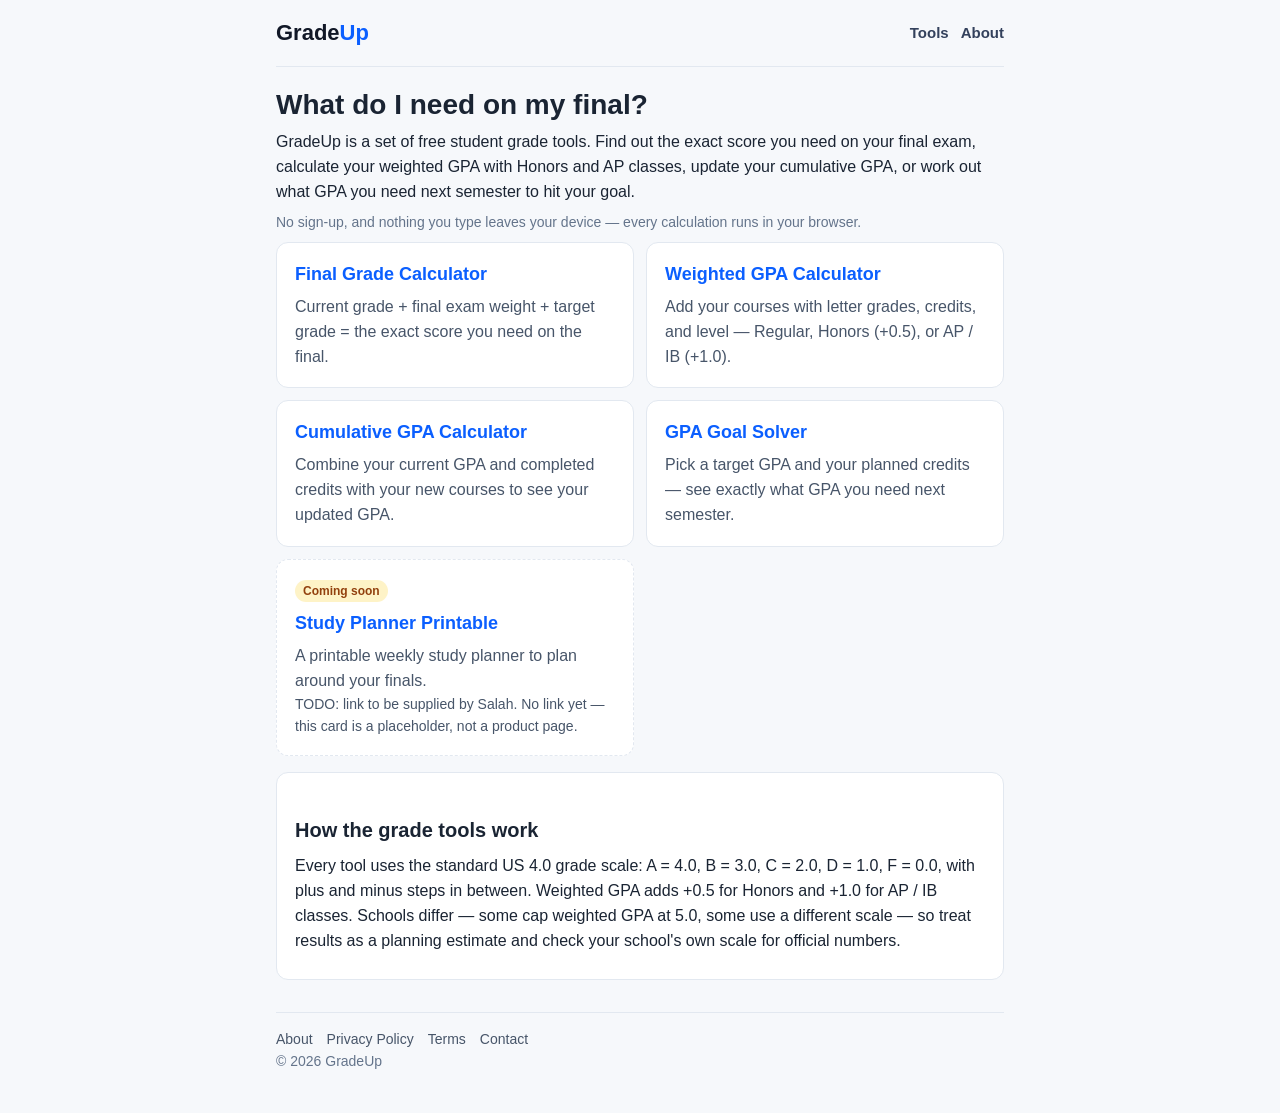
<file: index.html>
<!DOCTYPE html>
<html lang="en">
<head>
<meta charset="utf-8">
<meta name="viewport" content="width=device-width, initial-scale=1">
<title>GradeUp — What Do I Need on My Final? Free Grade &amp; GPA Calculators</title>
<meta name="description" content="GradeUp answers the question every student asks: what do I need on my final to get an A? Free final grade calculator, weighted GPA calculator, cumulative GPA calculator, and GPA goal solver. No sign-up.">
<link rel="canonical" href="https://novamindapp.github.io/gradeup/">
<link rel="stylesheet" href="style.css">
</head>
<body>
<div class="wrap">
<header class="top">
<a class="logo" href="index.html">Grade<span>Up</span></a>
<nav><a href="index.html">Tools</a><a href="about.html">About</a></nav>
</header>

<h1>What do I need on my final?</h1>
<p>GradeUp is a set of free student grade tools. Find out the exact score you need on your final exam, calculate your weighted GPA with Honors and AP classes, update your cumulative GPA, or work out what GPA you need next semester to hit your goal.</p>
<p class="muted">No sign-up, and nothing you type leaves your device — every calculation runs in your browser.</p>

<div class="tool-grid">
<a class="tool-card" href="final-grade-calculator.html">
<h3>Final Grade Calculator</h3>
<p>Current grade + final exam weight + target grade = the exact score you need on the final.</p>
</a>
<a class="tool-card" href="weighted-gpa-calculator.html">
<h3>Weighted GPA Calculator</h3>
<p>Add your courses with letter grades, credits, and level — Regular, Honors (+0.5), or AP / IB (+1.0).</p>
</a>
<a class="tool-card" href="cumulative-gpa-calculator.html">
<h3>Cumulative GPA Calculator</h3>
<p>Combine your current GPA and completed credits with your new courses to see your updated GPA.</p>
</a>
<a class="tool-card" href="gpa-goal-solver.html">
<h3>GPA Goal Solver</h3>
<p>Pick a target GPA and your planned credits — see exactly what GPA you need next semester.</p>
</a>
<div class="tool-card todo">
<span class="badge">Coming soon</span>
<h3>Study Planner Printable</h3>
<p>A printable weekly study planner to plan around your finals.</p>
<p class="muted">TODO: link to be supplied by Salah. No link yet — this card is a placeholder, not a product page.</p>
</div>
</div>

<div class="card">
<h2>How the grade tools work</h2>
<p>Every tool uses the standard US 4.0 grade scale: A = 4.0, B = 3.0, C = 2.0, D = 1.0, F = 0.0, with plus and minus steps in between. Weighted GPA adds +0.5 for Honors and +1.0 for AP / IB classes. Schools differ — some cap weighted GPA at 5.0, some use a different scale — so treat results as a planning estimate and check your school's own scale for official numbers.</p>
</div>

<footer>
<a href="about.html">About</a><a href="privacy-policy.html">Privacy Policy</a><a href="terms.html">Terms</a><a href="contact.html">Contact</a><br>
© 2026 GradeUp
</footer>
</div>
<script src="app.js"></script>
</body>
</html>
</file>
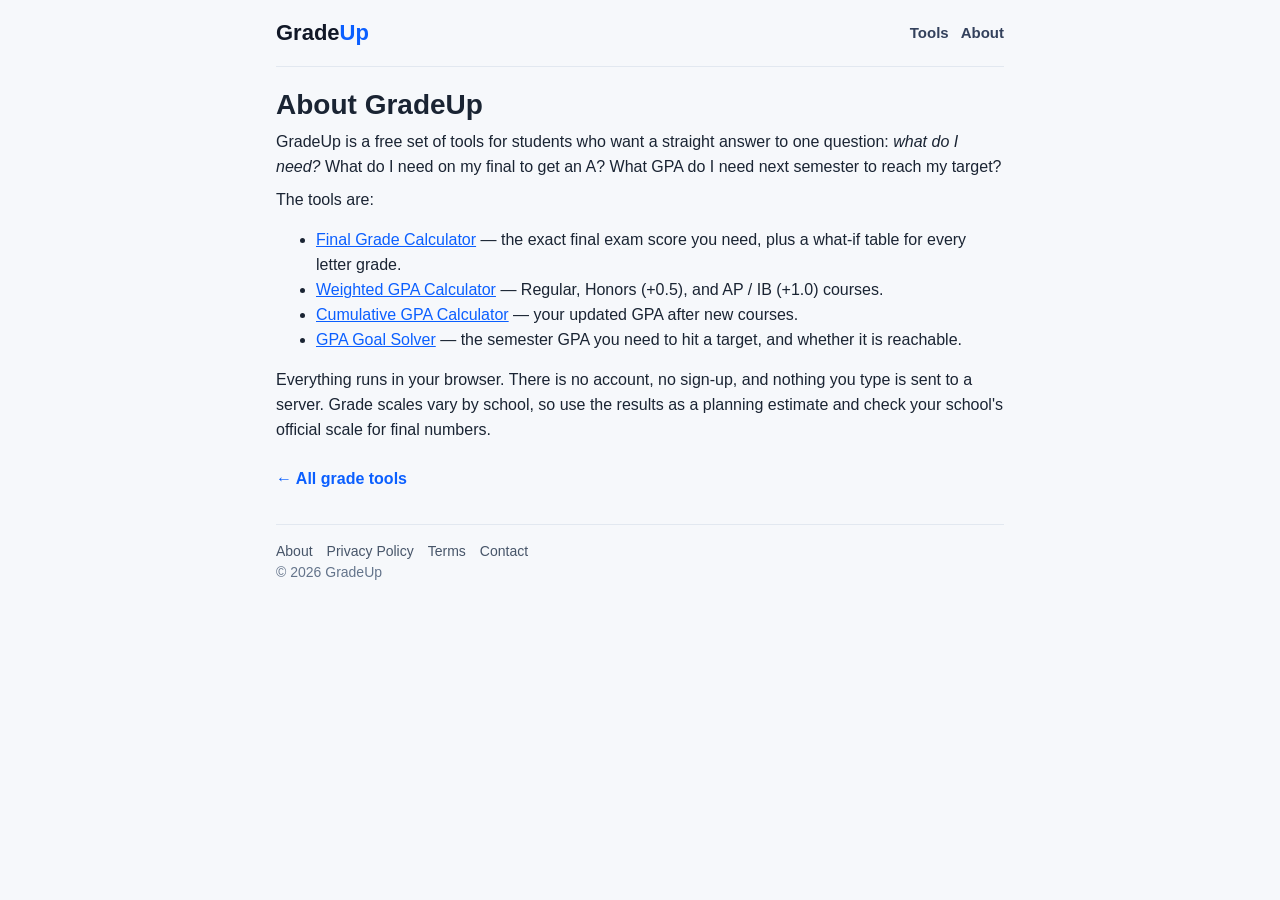
<file: about.html>
<!DOCTYPE html>
<html lang="en">
<head>
<meta charset="utf-8">
<meta name="viewport" content="width=device-width, initial-scale=1">
<title>About | GradeUp</title>
<meta name="description" content="About GradeUp: free student grade tools — final grade calculator, weighted GPA calculator, cumulative GPA calculator, and GPA goal solver.">
<link rel="canonical" href="https://novamindapp.github.io/gradeup/about.html">
<link rel="stylesheet" href="style.css">
</head>
<body>
<div class="wrap">
<header class="top">
<a class="logo" href="index.html">Grade<span>Up</span></a>
<nav><a href="index.html">Tools</a><a href="about.html">About</a></nav>
</header>
<h1>About GradeUp</h1>
<p>GradeUp is a free set of tools for students who want a straight answer to one question: <em>what do I need?</em> What do I need on my final to get an A? What GPA do I need next semester to reach my target?</p>
<p>The tools are:</p>
<ul>
<li><a href="final-grade-calculator.html">Final Grade Calculator</a> — the exact final exam score you need, plus a what-if table for every letter grade.</li>
<li><a href="weighted-gpa-calculator.html">Weighted GPA Calculator</a> — Regular, Honors (+0.5), and AP / IB (+1.0) courses.</li>
<li><a href="cumulative-gpa-calculator.html">Cumulative GPA Calculator</a> — your updated GPA after new courses.</li>
<li><a href="gpa-goal-solver.html">GPA Goal Solver</a> — the semester GPA you need to hit a target, and whether it is reachable.</li>
</ul>
<p>Everything runs in your browser. There is no account, no sign-up, and nothing you type is sent to a server. Grade scales vary by school, so use the results as a planning estimate and check your school's official scale for final numbers.</p>
<a class="back" href="index.html">← All grade tools</a>
<footer>
<a href="about.html">About</a><a href="privacy-policy.html">Privacy Policy</a><a href="terms.html">Terms</a><a href="contact.html">Contact</a><br>
© 2026 GradeUp
</footer>
</div>
<script src="app.js"></script>
</body>
</html>
</file>
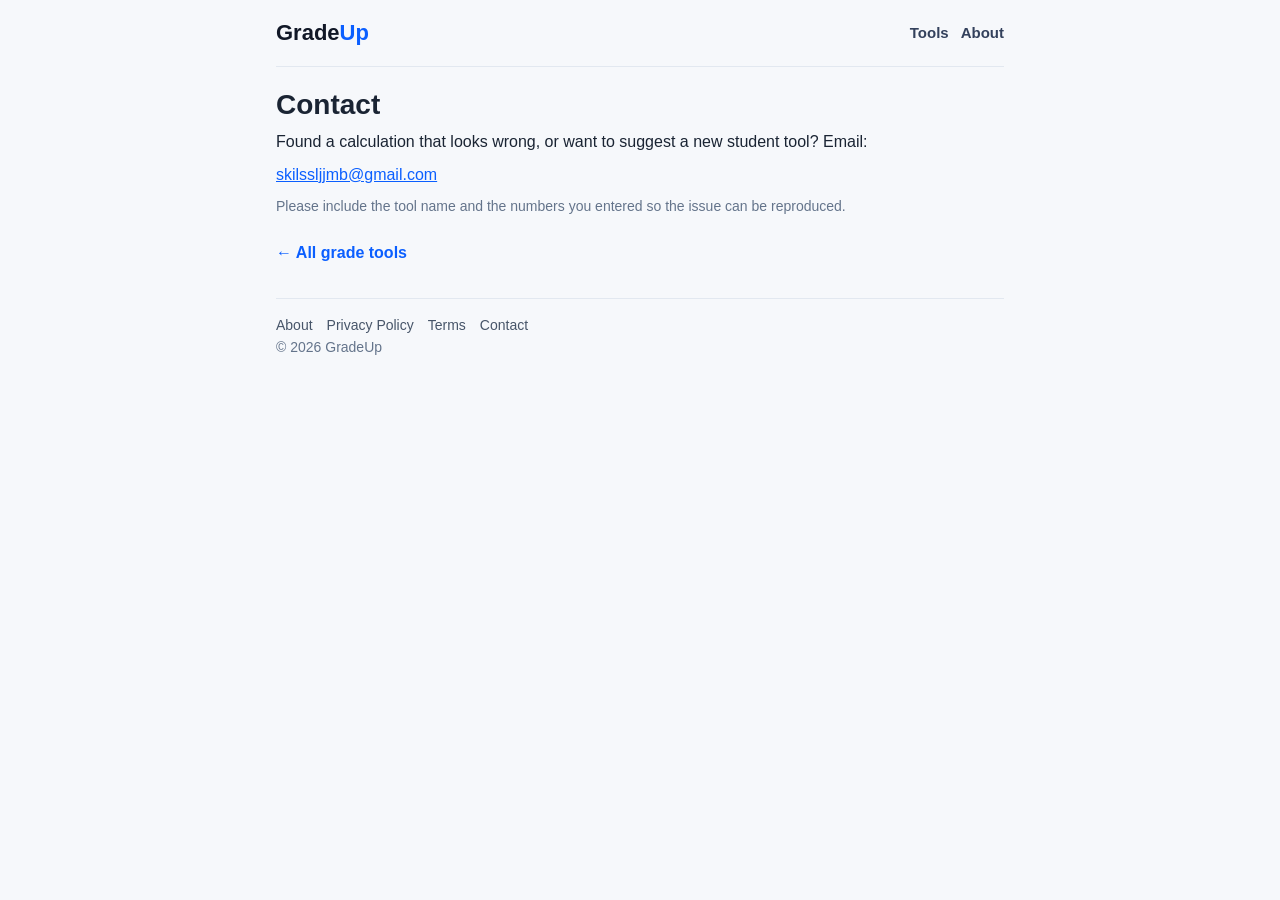
<file: contact.html>
<!DOCTYPE html>
<html lang="en">
<head>
<meta charset="utf-8">
<meta name="viewport" content="width=device-width, initial-scale=1">
<title>Contact | GradeUp</title>
<meta name="description" content="Contact GradeUp: report a wrong calculation or suggest a new student tool.">
<link rel="canonical" href="https://novamindapp.github.io/gradeup/contact.html">
<link rel="stylesheet" href="style.css">
</head>
<body>
<div class="wrap">
<header class="top">
<a class="logo" href="index.html">Grade<span>Up</span></a>
<nav><a href="index.html">Tools</a><a href="about.html">About</a></nav>
</header>
<h1>Contact</h1>
<p>Found a calculation that looks wrong, or want to suggest a new student tool? Email:</p>
<p><a href="mailto:skilssljjmb@gmail.com">skilssljjmb@gmail.com</a></p>
<p class="muted">Please include the tool name and the numbers you entered so the issue can be reproduced.</p>
<a class="back" href="index.html">← All grade tools</a>
<footer>
<a href="about.html">About</a><a href="privacy-policy.html">Privacy Policy</a><a href="terms.html">Terms</a><a href="contact.html">Contact</a><br>
© 2026 GradeUp
</footer>
</div>
<script src="app.js"></script>
</body>
</html>
</file>
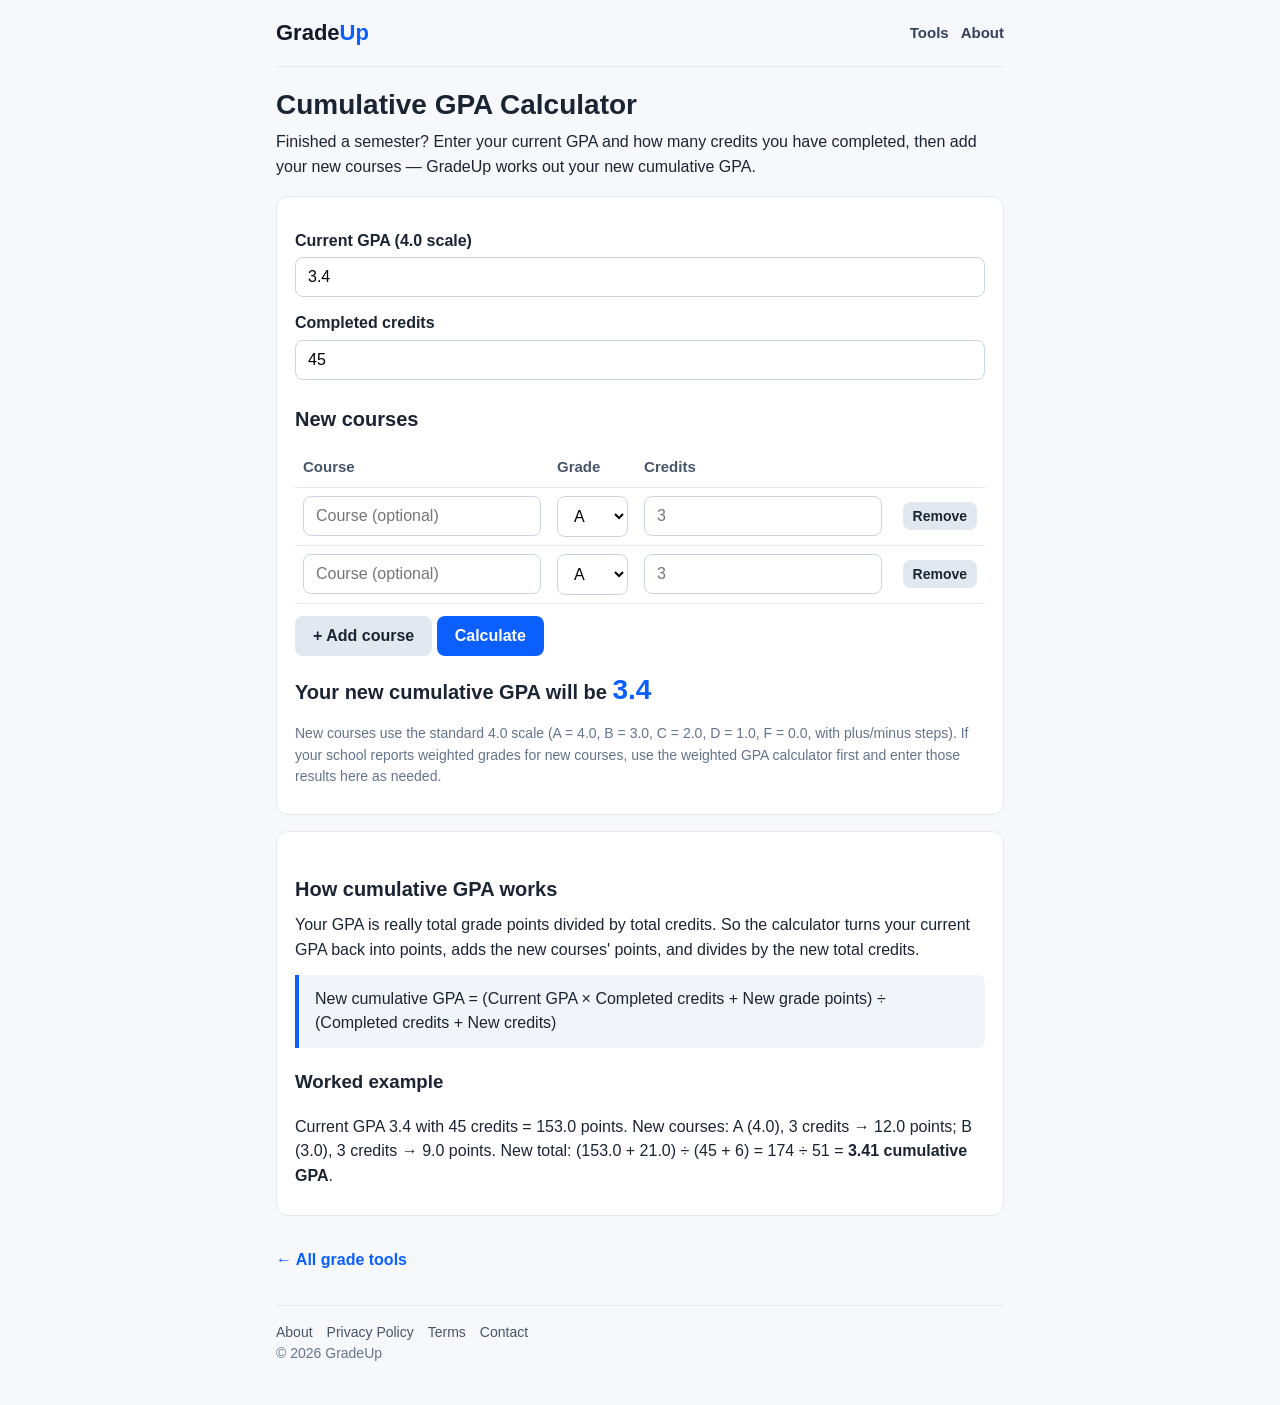
<file: cumulative-gpa-calculator.html>
<!DOCTYPE html>
<html lang="en">
<head>
<meta charset="utf-8">
<meta name="viewport" content="width=device-width, initial-scale=1">
<title>Cumulative GPA Calculator — Update Your GPA With New Courses</title>
<meta name="description" content="Cumulative GPA calculator: enter your current GPA and completed credits, add your new courses with grades and credits, and see your updated cumulative GPA right away.">
<link rel="canonical" href="https://novamindapp.github.io/gradeup/cumulative-gpa-calculator.html">
<link rel="stylesheet" href="style.css">
</head>
<body>
<div class="wrap">
<header class="top">
<a class="logo" href="index.html">Grade<span>Up</span></a>
<nav><a href="index.html">Tools</a><a href="about.html">About</a></nav>
</header>

<h1>Cumulative GPA Calculator</h1>
<p>Finished a semester? Enter your current GPA and how many credits you have completed, then add your new courses — GradeUp works out your new cumulative GPA.</p>

<!-- PASTE ADSTERRA CODE HERE -->

<div class="card">
<label for="cur-gpa">Current GPA (4.0 scale)</label>
<input type="number" id="cur-gpa" min="0" max="4" step="0.01" value="3.4" placeholder="e.g. 3.4">
<label for="cur-credits">Completed credits</label>
<input type="number" id="cur-credits" min="0" step="1" value="45" placeholder="e.g. 45">
<h2>New courses</h2>
<table>
<thead><tr><th>Course</th><th>Grade</th><th>Credits</th><th></th></tr></thead>
<tbody id="cum-rows"></tbody>
</table>
<button type="button" id="add-cum-course" class="secondary">+ Add course</button>
<button type="button" id="calc-cum">Calculate</button>
<p class="result" id="cum-result"></p>
<p class="muted">New courses use the standard 4.0 scale (A = 4.0, B = 3.0, C = 2.0, D = 1.0, F = 0.0, with plus/minus steps). If your school reports weighted grades for new courses, use the weighted GPA calculator first and enter those results here as needed.</p>
</div>

<div class="card">
<h2>How cumulative GPA works</h2>
<p>Your GPA is really total grade points divided by total credits. So the calculator turns your current GPA back into points, adds the new courses' points, and divides by the new total credits.</p>
<p class="formula">New cumulative GPA = (Current GPA × Completed credits + New grade points) ÷ (Completed credits + New credits)</p>
<h3>Worked example</h3>
<p>Current GPA 3.4 with 45 credits = 153.0 points. New courses: A (4.0), 3 credits → 12.0 points; B (3.0), 3 credits → 9.0 points. New total: (153.0 + 21.0) ÷ (45 + 6) = 174 ÷ 51 = <strong>3.41 cumulative GPA</strong>.</p>
</div>

<a class="back" href="index.html">← All grade tools</a>
<footer>
<a href="about.html">About</a><a href="privacy-policy.html">Privacy Policy</a><a href="terms.html">Terms</a><a href="contact.html">Contact</a><br>
© 2026 GradeUp
</footer>
</div>
<script src="app.js"></script>
</body>
</html>
</file>
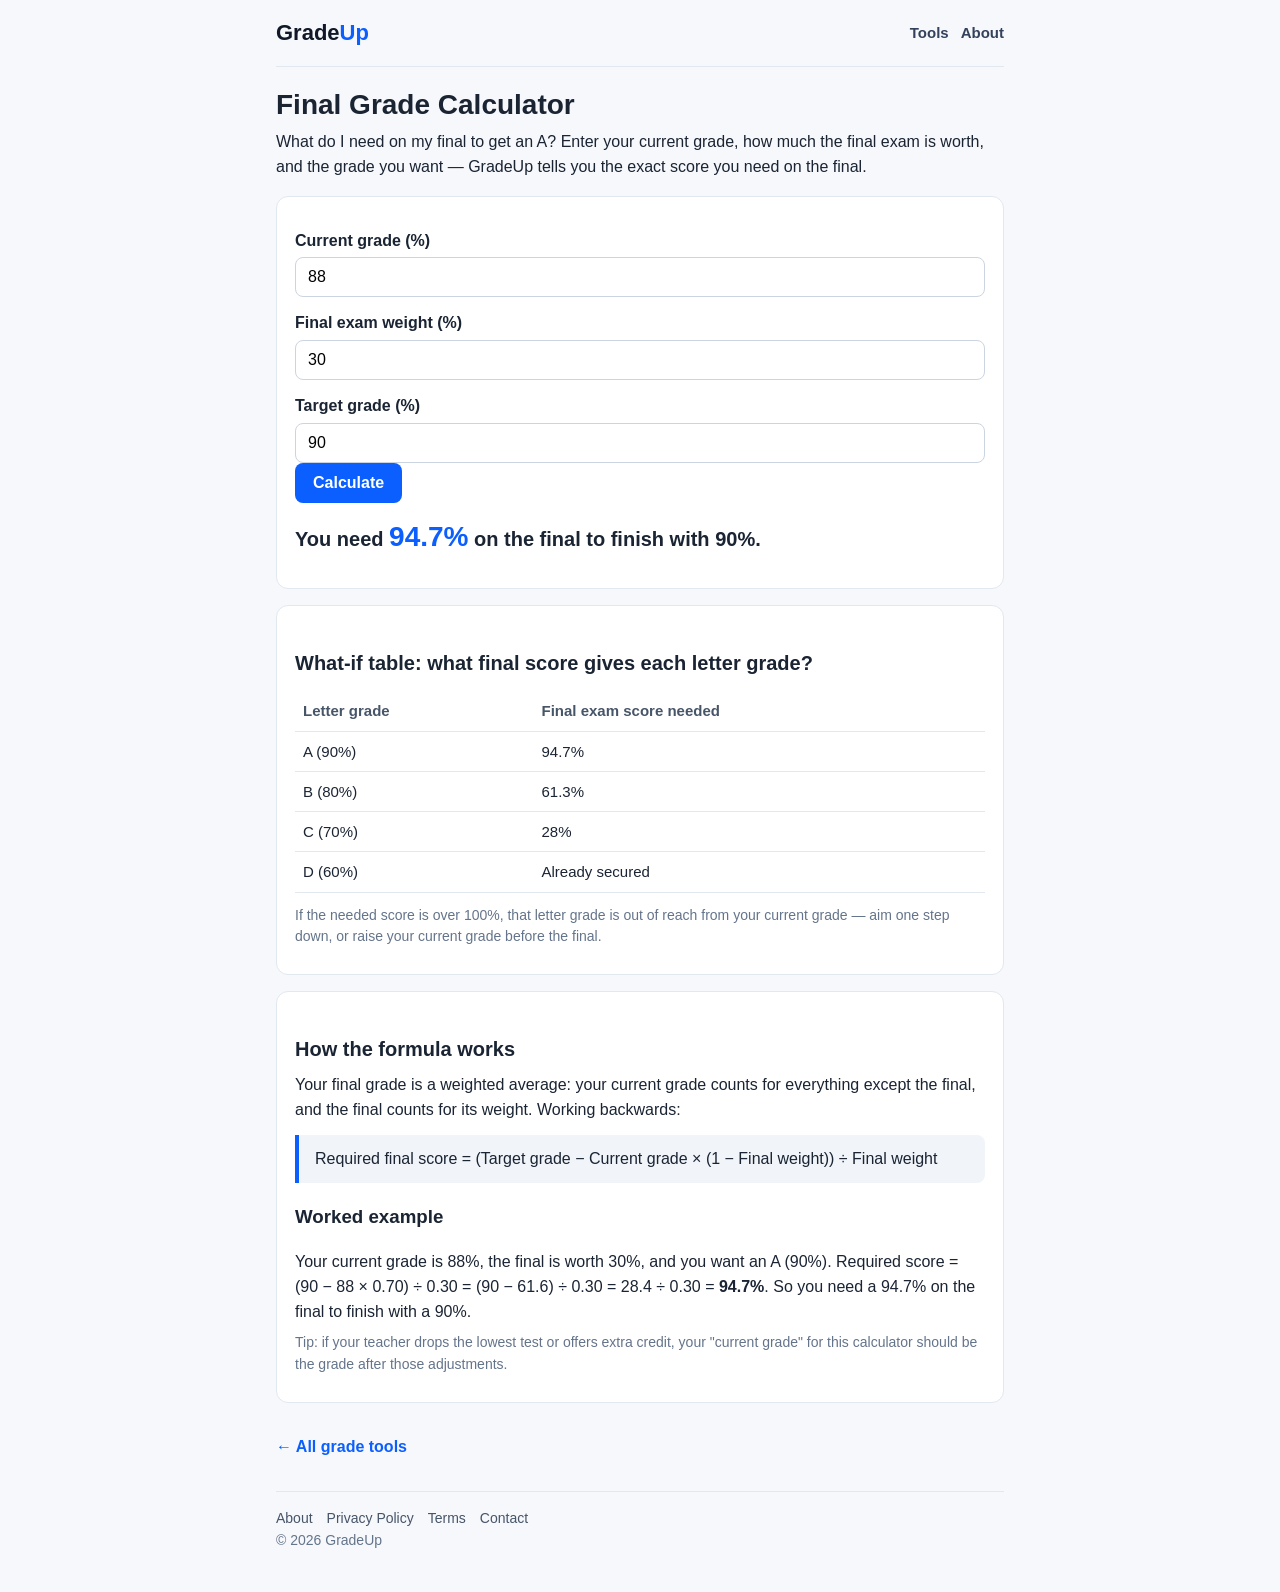
<file: final-grade-calculator.html>
<!DOCTYPE html>
<html lang="en">
<head>
<meta charset="utf-8">
<meta name="viewport" content="width=device-width, initial-scale=1">
<title>Final Grade Calculator — What Do I Need on My Final to Get an A?</title>
<meta name="description" content="What do I need on my final to get an A? Enter your current grade, your final exam weight, and your target grade to find the exact final exam score you need — plus a what-if table for every letter grade.">
<link rel="canonical" href="https://novamindapp.github.io/gradeup/final-grade-calculator.html">
<link rel="stylesheet" href="style.css">
</head>
<body>
<div class="wrap">
<header class="top">
<a class="logo" href="index.html">Grade<span>Up</span></a>
<nav><a href="index.html">Tools</a><a href="about.html">About</a></nav>
</header>

<h1>Final Grade Calculator</h1>
<p>What do I need on my final to get an A? Enter your current grade, how much the final exam is worth, and the grade you want — GradeUp tells you the exact score you need on the final.</p>

<!-- PASTE ADSTERRA CODE HERE -->

<div class="card">
<label for="current-grade">Current grade (%)</label>
<input type="number" id="current-grade" min="0" max="100" step="0.1" value="88" placeholder="e.g. 88">
<label for="final-weight">Final exam weight (%)</label>
<input type="number" id="final-weight" min="1" max="100" step="1" value="30" placeholder="e.g. 30">
<label for="target-grade">Target grade (%)</label>
<input type="number" id="target-grade" min="0" max="100" step="1" value="90" placeholder="e.g. 90 for an A">
<button type="button" id="calc-final">Calculate</button>
<p class="result" id="final-result"></p>
</div>

<div class="card">
<h2>What-if table: what final score gives each letter grade?</h2>
<table>
<thead><tr><th>Letter grade</th><th>Final exam score needed</th></tr></thead>
<tbody id="whatif-body"></tbody>
</table>
<p class="muted">If the needed score is over 100%, that letter grade is out of reach from your current grade — aim one step down, or raise your current grade before the final.</p>
</div>

<div class="card">
<h2>How the formula works</h2>
<p>Your final grade is a weighted average: your current grade counts for everything except the final, and the final counts for its weight. Working backwards:</p>
<p class="formula">Required final score = (Target grade − Current grade × (1 − Final weight)) ÷ Final weight</p>
<h3>Worked example</h3>
<p>Your current grade is 88%, the final is worth 30%, and you want an A (90%). Required score = (90 − 88 × 0.70) ÷ 0.30 = (90 − 61.6) ÷ 0.30 = 28.4 ÷ 0.30 = <strong>94.7%</strong>. So you need a 94.7% on the final to finish with a 90%.</p>
<p class="muted">Tip: if your teacher drops the lowest test or offers extra credit, your "current grade" for this calculator should be the grade after those adjustments.</p>
</div>

<a class="back" href="index.html">← All grade tools</a>
<footer>
<a href="about.html">About</a><a href="privacy-policy.html">Privacy Policy</a><a href="terms.html">Terms</a><a href="contact.html">Contact</a><br>
© 2026 GradeUp
</footer>
</div>
<script src="app.js"></script>
</body>
</html>
</file>
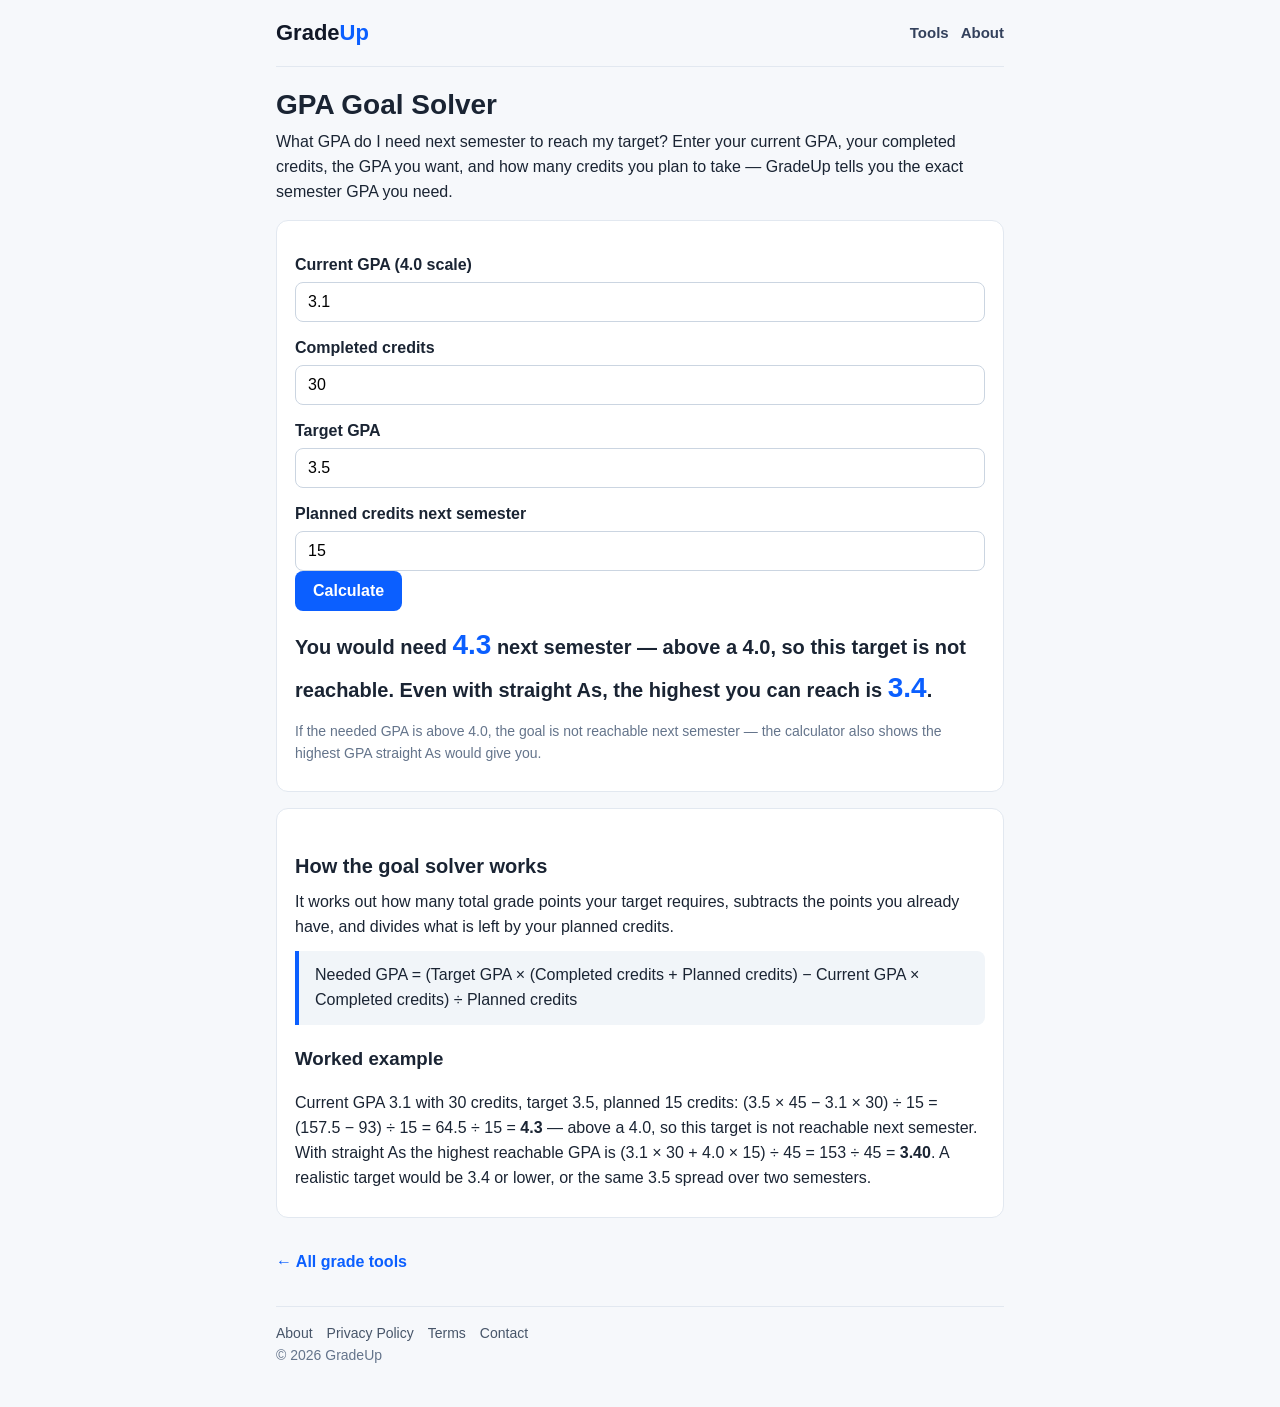
<file: gpa-goal-solver.html>
<!DOCTYPE html>
<html lang="en">
<head>
<meta charset="utf-8">
<meta name="viewport" content="width=device-width, initial-scale=1">
<title>GPA Goal Solver — What GPA Do I Need Next Semester?</title>
<meta name="description" content="What GPA do I need next semester? Enter your current GPA, completed credits, target GPA, and planned credits to find the exact semester GPA you need — and whether the goal is reachable.">
<link rel="canonical" href="https://novamindapp.github.io/gradeup/gpa-goal-solver.html">
<link rel="stylesheet" href="style.css">
</head>
<body>
<div class="wrap">
<header class="top">
<a class="logo" href="index.html">Grade<span>Up</span></a>
<nav><a href="index.html">Tools</a><a href="about.html">About</a></nav>
</header>

<h1>GPA Goal Solver</h1>
<p>What GPA do I need next semester to reach my target? Enter your current GPA, your completed credits, the GPA you want, and how many credits you plan to take — GradeUp tells you the exact semester GPA you need.</p>

<!-- PASTE ADSTERRA CODE HERE -->

<div class="card">
<label for="goal-cur-gpa">Current GPA (4.0 scale)</label>
<input type="number" id="goal-cur-gpa" min="0" max="4" step="0.01" value="3.1" placeholder="e.g. 3.1">
<label for="goal-cur-credits">Completed credits</label>
<input type="number" id="goal-cur-credits" min="0" step="1" value="30" placeholder="e.g. 30">
<label for="goal-target">Target GPA</label>
<input type="number" id="goal-target" min="0" max="4" step="0.01" value="3.5" placeholder="e.g. 3.5">
<label for="goal-planned">Planned credits next semester</label>
<input type="number" id="goal-planned" min="0" step="1" value="15" placeholder="e.g. 15">
<button type="button" id="calc-goal">Calculate</button>
<p class="result" id="goal-result"></p>
<p class="muted">If the needed GPA is above 4.0, the goal is not reachable next semester — the calculator also shows the highest GPA straight As would give you.</p>
</div>

<div class="card">
<h2>How the goal solver works</h2>
<p>It works out how many total grade points your target requires, subtracts the points you already have, and divides what is left by your planned credits.</p>
<p class="formula">Needed GPA = (Target GPA × (Completed credits + Planned credits) − Current GPA × Completed credits) ÷ Planned credits</p>
<h3>Worked example</h3>
<p>Current GPA 3.1 with 30 credits, target 3.5, planned 15 credits: (3.5 × 45 − 3.1 × 30) ÷ 15 = (157.5 − 93) ÷ 15 = 64.5 ÷ 15 = <strong>4.3</strong> — above a 4.0, so this target is not reachable next semester. With straight As the highest reachable GPA is (3.1 × 30 + 4.0 × 15) ÷ 45 = 153 ÷ 45 = <strong>3.40</strong>. A realistic target would be 3.4 or lower, or the same 3.5 spread over two semesters.</p>
</div>

<a class="back" href="index.html">← All grade tools</a>
<footer>
<a href="about.html">About</a><a href="privacy-policy.html">Privacy Policy</a><a href="terms.html">Terms</a><a href="contact.html">Contact</a><br>
© 2026 GradeUp
</footer>
</div>
<script src="app.js"></script>
</body>
</html>
</file>
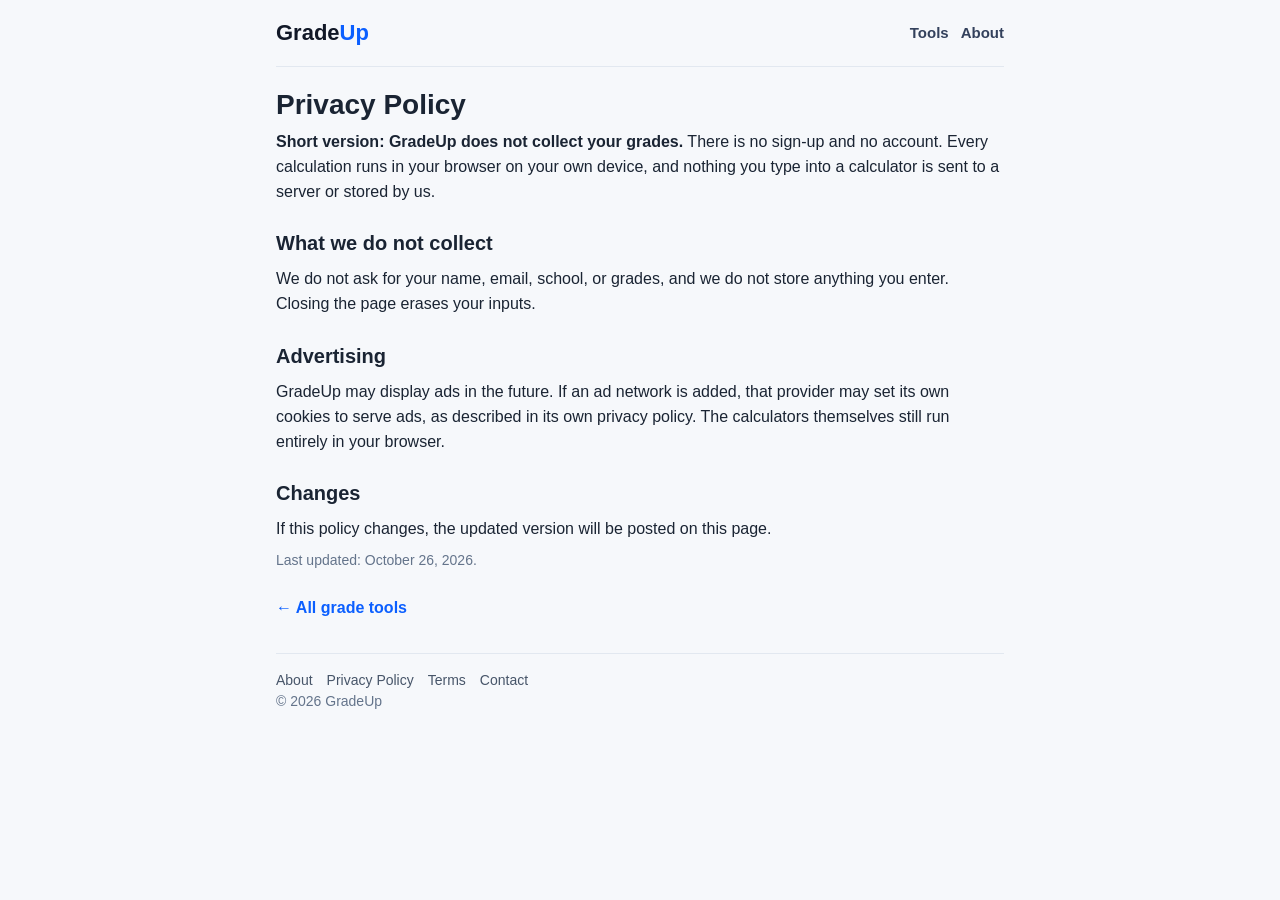
<file: privacy-policy.html>
<!DOCTYPE html>
<html lang="en">
<head>
<meta charset="utf-8">
<meta name="viewport" content="width=device-width, initial-scale=1">
<title>Privacy Policy | GradeUp</title>
<meta name="description" content="GradeUp privacy policy: no sign-up, no accounts, calculations run in your browser, nothing you type leaves your device.">
<link rel="canonical" href="https://novamindapp.github.io/gradeup/privacy-policy.html">
<link rel="stylesheet" href="style.css">
</head>
<body>
<div class="wrap">
<header class="top">
<a class="logo" href="index.html">Grade<span>Up</span></a>
<nav><a href="index.html">Tools</a><a href="about.html">About</a></nav>
</header>
<h1>Privacy Policy</h1>
<p><strong>Short version: GradeUp does not collect your grades.</strong> There is no sign-up and no account. Every calculation runs in your browser on your own device, and nothing you type into a calculator is sent to a server or stored by us.</p>
<h2>What we do not collect</h2>
<p>We do not ask for your name, email, school, or grades, and we do not store anything you enter. Closing the page erases your inputs.</p>
<h2>Advertising</h2>
<p>GradeUp may display ads in the future. If an ad network is added, that provider may set its own cookies to serve ads, as described in its own privacy policy. The calculators themselves still run entirely in your browser.</p>
<h2>Changes</h2>
<p>If this policy changes, the updated version will be posted on this page.</p>
<p class="muted">Last updated: October 26, 2026.</p>
<a class="back" href="index.html">← All grade tools</a>
<footer>
<a href="about.html">About</a><a href="privacy-policy.html">Privacy Policy</a><a href="terms.html">Terms</a><a href="contact.html">Contact</a><br>
© 2026 GradeUp
</footer>
</div>
<script src="app.js"></script>
</body>
</html>
</file>
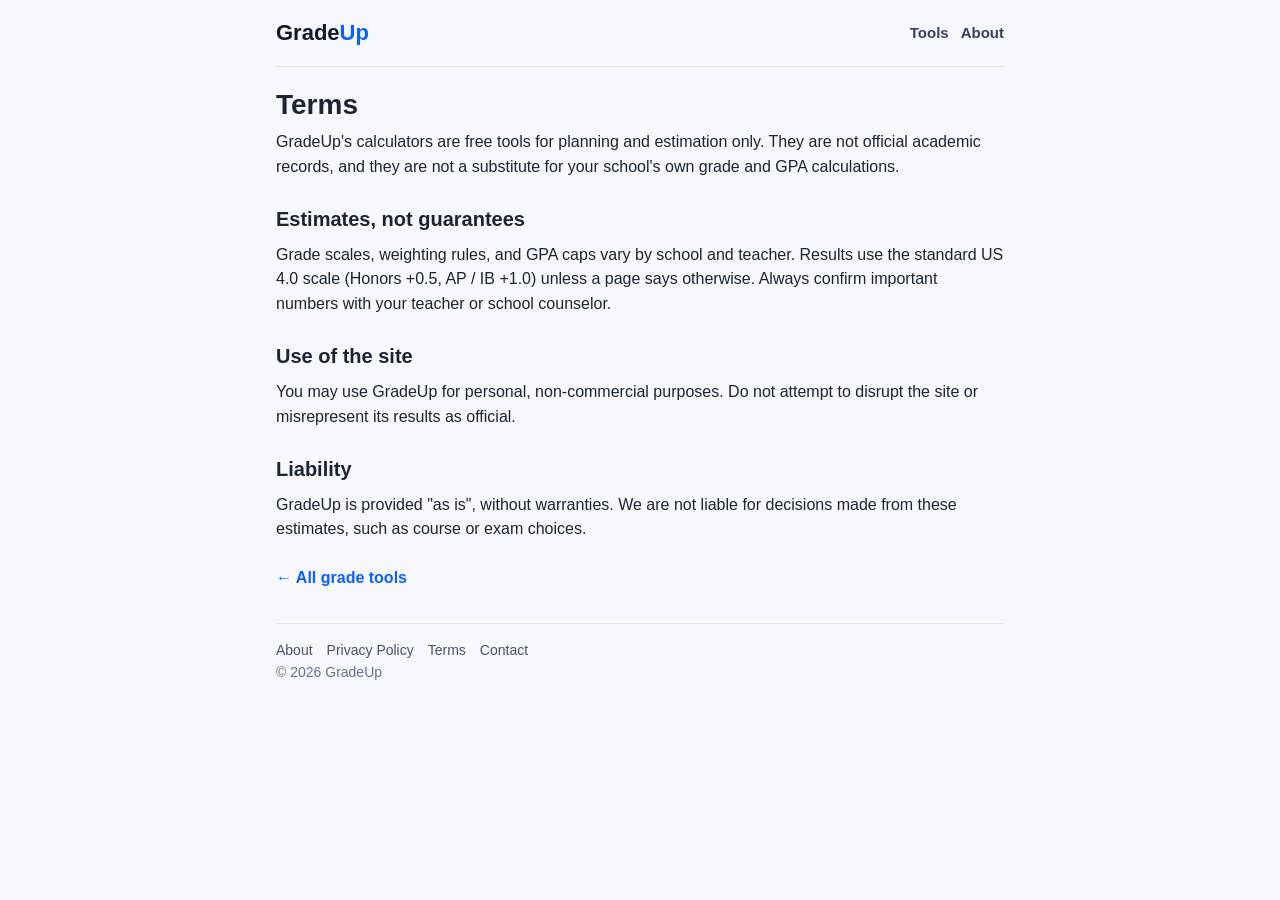
<file: terms.html>
<!DOCTYPE html>
<html lang="en">
<head>
<meta charset="utf-8">
<meta name="viewport" content="width=device-width, initial-scale=1">
<title>Terms | GradeUp</title>
<meta name="description" content="GradeUp terms: free grade tools provided as planning estimates, not official academic records.">
<link rel="canonical" href="https://novamindapp.github.io/gradeup/terms.html">
<link rel="stylesheet" href="style.css">
</head>
<body>
<div class="wrap">
<header class="top">
<a class="logo" href="index.html">Grade<span>Up</span></a>
<nav><a href="index.html">Tools</a><a href="about.html">About</a></nav>
</header>
<h1>Terms</h1>
<p>GradeUp's calculators are free tools for planning and estimation only. They are not official academic records, and they are not a substitute for your school's own grade and GPA calculations.</p>
<h2>Estimates, not guarantees</h2>
<p>Grade scales, weighting rules, and GPA caps vary by school and teacher. Results use the standard US 4.0 scale (Honors +0.5, AP / IB +1.0) unless a page says otherwise. Always confirm important numbers with your teacher or school counselor.</p>
<h2>Use of the site</h2>
<p>You may use GradeUp for personal, non-commercial purposes. Do not attempt to disrupt the site or misrepresent its results as official.</p>
<h2>Liability</h2>
<p>GradeUp is provided "as is", without warranties. We are not liable for decisions made from these estimates, such as course or exam choices.</p>
<a class="back" href="index.html">← All grade tools</a>
<footer>
<a href="about.html">About</a><a href="privacy-policy.html">Privacy Policy</a><a href="terms.html">Terms</a><a href="contact.html">Contact</a><br>
© 2026 GradeUp
</footer>
</div>
<script src="app.js"></script>
</body>
</html>
</file>
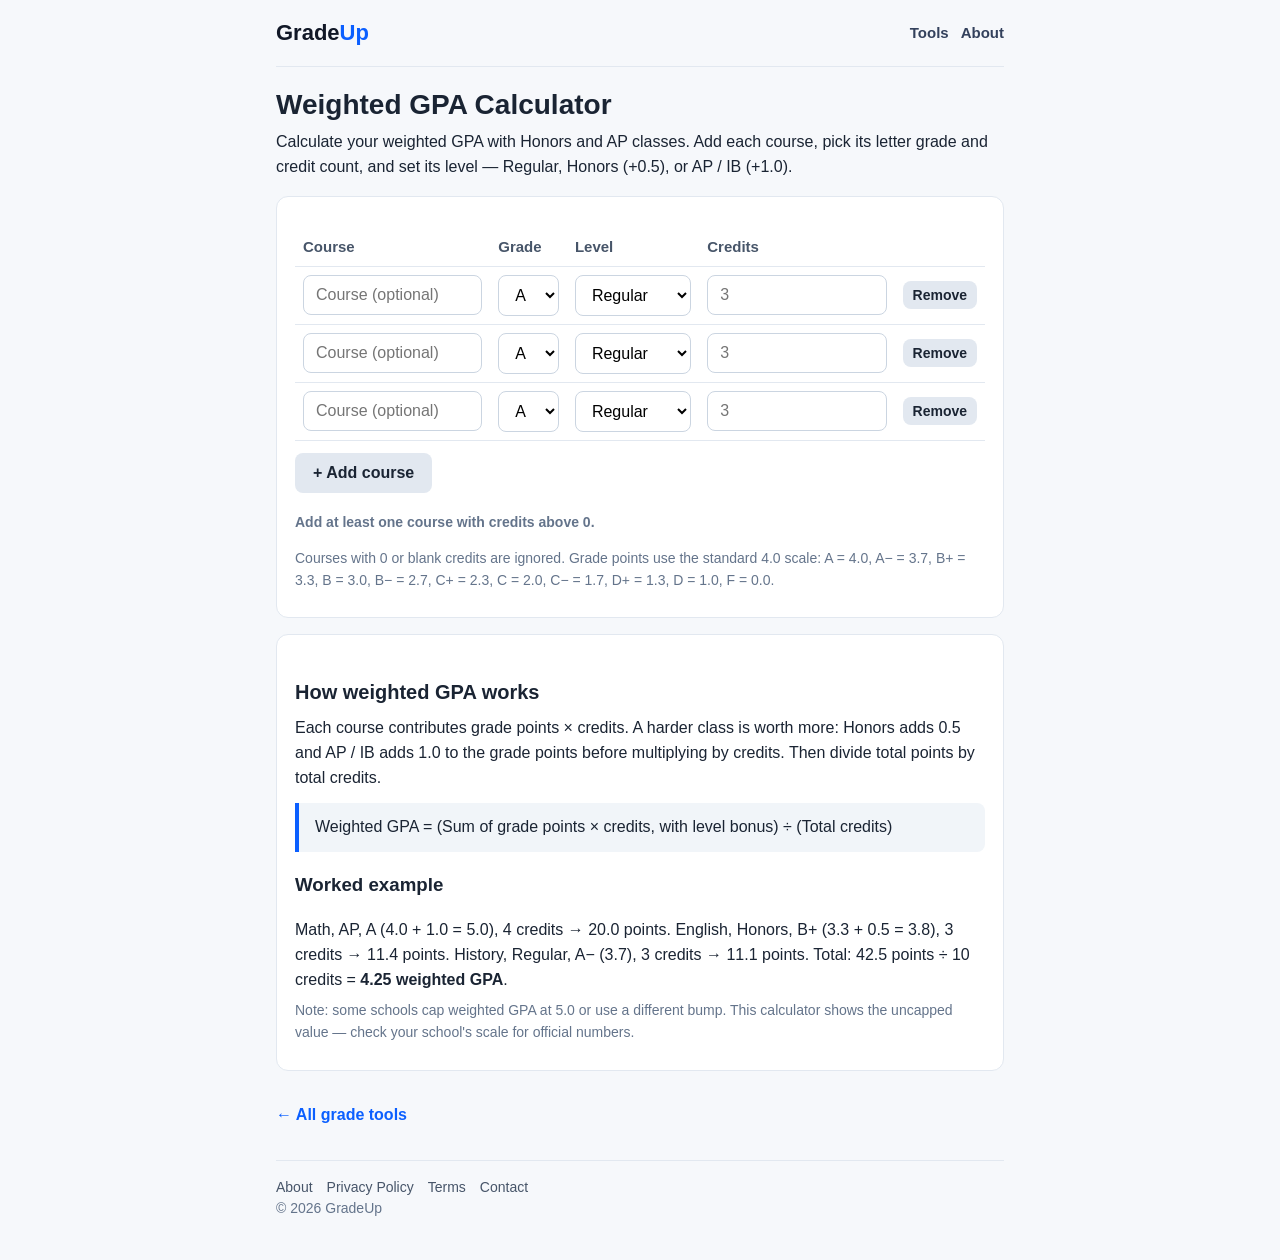
<file: weighted-gpa-calculator.html>
<!DOCTYPE html>
<html lang="en">
<head>
<meta charset="utf-8">
<meta name="viewport" content="width=device-width, initial-scale=1">
<title>Weighted GPA Calculator — AP, Honors &amp; Regular Courses</title>
<meta name="description" content="Weighted GPA calculator for AP, Honors, and Regular courses. Add your classes with letter grades and credits — Honors adds +0.5 and AP / IB adds +1.0 — and get your weighted GPA instantly.">
<link rel="canonical" href="https://novamindapp.github.io/gradeup/weighted-gpa-calculator.html">
<link rel="stylesheet" href="style.css">
</head>
<body>
<div class="wrap">
<header class="top">
<a class="logo" href="index.html">Grade<span>Up</span></a>
<nav><a href="index.html">Tools</a><a href="about.html">About</a></nav>
</header>

<h1>Weighted GPA Calculator</h1>
<p>Calculate your weighted GPA with Honors and AP classes. Add each course, pick its letter grade and credit count, and set its level — Regular, Honors (+0.5), or AP / IB (+1.0).</p>

<!-- PASTE ADSTERRA CODE HERE -->

<div class="card">
<table>
<thead><tr><th>Course</th><th>Grade</th><th>Level</th><th>Credits</th><th></th></tr></thead>
<tbody id="gpa-rows"></tbody>
</table>
<button type="button" id="add-course" class="secondary">+ Add course</button>
<p class="result" id="weighted-result"></p>
<p class="muted">Courses with 0 or blank credits are ignored. Grade points use the standard 4.0 scale: A = 4.0, A− = 3.7, B+ = 3.3, B = 3.0, B− = 2.7, C+ = 2.3, C = 2.0, C− = 1.7, D+ = 1.3, D = 1.0, F = 0.0.</p>
</div>

<div class="card">
<h2>How weighted GPA works</h2>
<p>Each course contributes grade points × credits. A harder class is worth more: Honors adds 0.5 and AP / IB adds 1.0 to the grade points before multiplying by credits. Then divide total points by total credits.</p>
<p class="formula">Weighted GPA = (Sum of grade points × credits, with level bonus) ÷ (Total credits)</p>
<h3>Worked example</h3>
<p>Math, AP, A (4.0 + 1.0 = 5.0), 4 credits → 20.0 points. English, Honors, B+ (3.3 + 0.5 = 3.8), 3 credits → 11.4 points. History, Regular, A− (3.7), 3 credits → 11.1 points. Total: 42.5 points ÷ 10 credits = <strong>4.25 weighted GPA</strong>.</p>
<p class="muted">Note: some schools cap weighted GPA at 5.0 or use a different bump. This calculator shows the uncapped value — check your school's scale for official numbers.</p>
</div>

<a class="back" href="index.html">← All grade tools</a>
<footer>
<a href="about.html">About</a><a href="privacy-policy.html">Privacy Policy</a><a href="terms.html">Terms</a><a href="contact.html">Contact</a><br>
© 2026 GradeUp
</footer>
</div>
<script src="app.js"></script>
</body>
</html>
</file>
<file: style.css>
/* GradeUp — shared stylesheet. No dependencies, system fonts only. */
*{box-sizing:border-box}
body{margin:0;font-family:-apple-system,BlinkMacSystemFont,"Segoe UI",Roboto,Helvetica,Arial,sans-serif;color:#1a2433;background:#f6f8fb;line-height:1.55}
.wrap{max-width:760px;margin:0 auto;padding:0 16px 40px}
.top{display:flex;align-items:center;justify-content:space-between;gap:12px;padding:16px 0;border-bottom:1px solid #e2e8f0}
.logo{font-weight:800;font-size:22px;text-decoration:none;color:#111827;white-space:nowrap}
.logo span{color:#0b5fff}
.top nav a{margin-left:12px;text-decoration:none;color:#33415c;font-weight:600;font-size:15px}
h1{font-size:28px;line-height:1.25;margin:20px 0 8px}
h2{font-size:20px;margin:24px 0 8px}
p{margin:8px 0}
a{color:#0b5fff}
.card{background:#fff;border:1px solid #e2e8f0;border-radius:12px;padding:18px;margin:16px 0}
.tool-grid{display:grid;grid-template-columns:1fr;gap:12px}
@media(min-width:640px){.tool-grid{grid-template-columns:1fr 1fr}}
.tool-card{background:#fff;border:1px solid #e2e8f0;border-radius:12px;padding:18px;text-decoration:none;color:inherit;display:block}
.tool-card h3{margin:0 0 6px;font-size:18px;color:#0b5fff}
.tool-card p{margin:0;color:#475569}
.todo{border-style:dashed}
.badge{display:inline-block;background:#fef3c7;color:#92400e;font-size:12px;font-weight:700;padding:2px 8px;border-radius:999px;margin-bottom:8px}
label{display:block;font-weight:600;margin:14px 0 4px}
input,select{width:100%;padding:10px 12px;border:1px solid #cbd5e1;border-radius:8px;font-size:16px;background:#fff}
input:focus,select:focus{outline:2px solid #0b5fff;outline-offset:1px}
button,.btn{cursor:pointer;background:#0b5fff;color:#fff;border:0;border-radius:8px;padding:11px 18px;font-size:16px;font-weight:700}
button.secondary{background:#e2e8f0;color:#1a2433}
button.small{padding:6px 10px;font-size:14px}
.result{font-size:20px;font-weight:800;margin:12px 0}
.result .big{font-size:28px;color:#0b5fff}
.muted{color:#64748b;font-size:14px}
.warn{color:#b45309;font-weight:700}
table{width:100%;border-collapse:collapse;margin:12px 0}
th,td{padding:8px;border-bottom:1px solid #e2e8f0;text-align:left;font-size:15px}
th{color:#475569}
.row-actions{text-align:right}
.back{display:inline-block;margin-top:16px;text-decoration:none;font-weight:600}
footer{margin-top:32px;padding-top:16px;border-top:1px solid #e2e8f0;color:#64748b;font-size:14px}
footer a{color:#475569;text-decoration:none;margin-right:14px}
.formula{background:#f1f5f9;border-left:4px solid #0b5fff;padding:12px 16px;border-radius:0 8px 8px 0;margin:12px 0}
</file>
